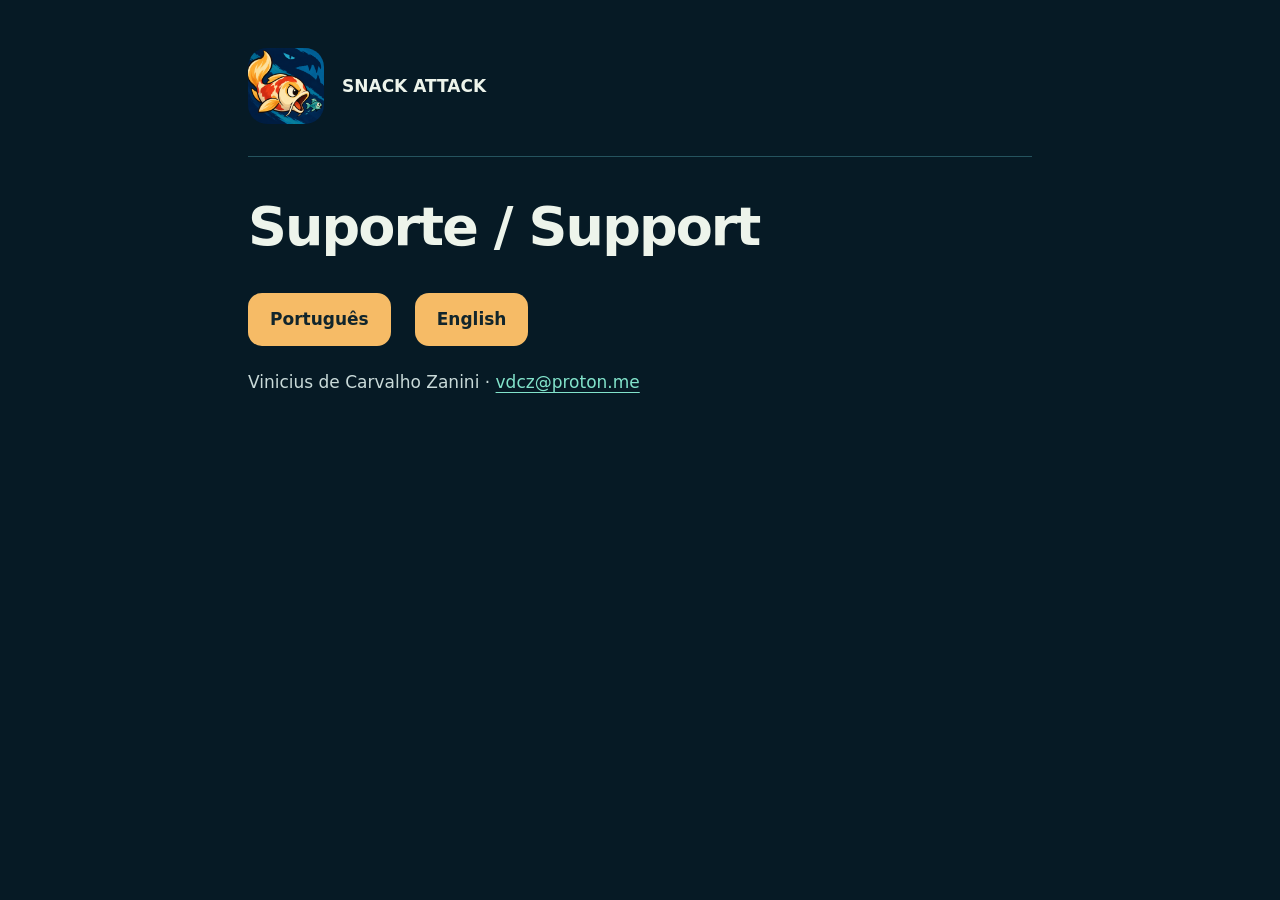
<file: index.html>
<!doctype html><html lang="pt-BR"><head><meta charset="utf-8"><meta name="viewport" content="width=device-width,initial-scale=1"><title>Snack Attack · Support</title><link rel="stylesheet" href="style.css"></head><body><main><header><img src="icon.png" alt="Snack Attack"><strong>SNACK ATTACK</strong></header><h1>Suporte / Support</h1><nav><a class="button" href="pt-BR/index.html">Português</a><a class="button" href="en-US/index.html">English</a></nav><p>Vinicius de Carvalho Zanini · <a href="mailto:vdcz@proton.me">vdcz@proton.me</a></p></main></body></html>
</file>
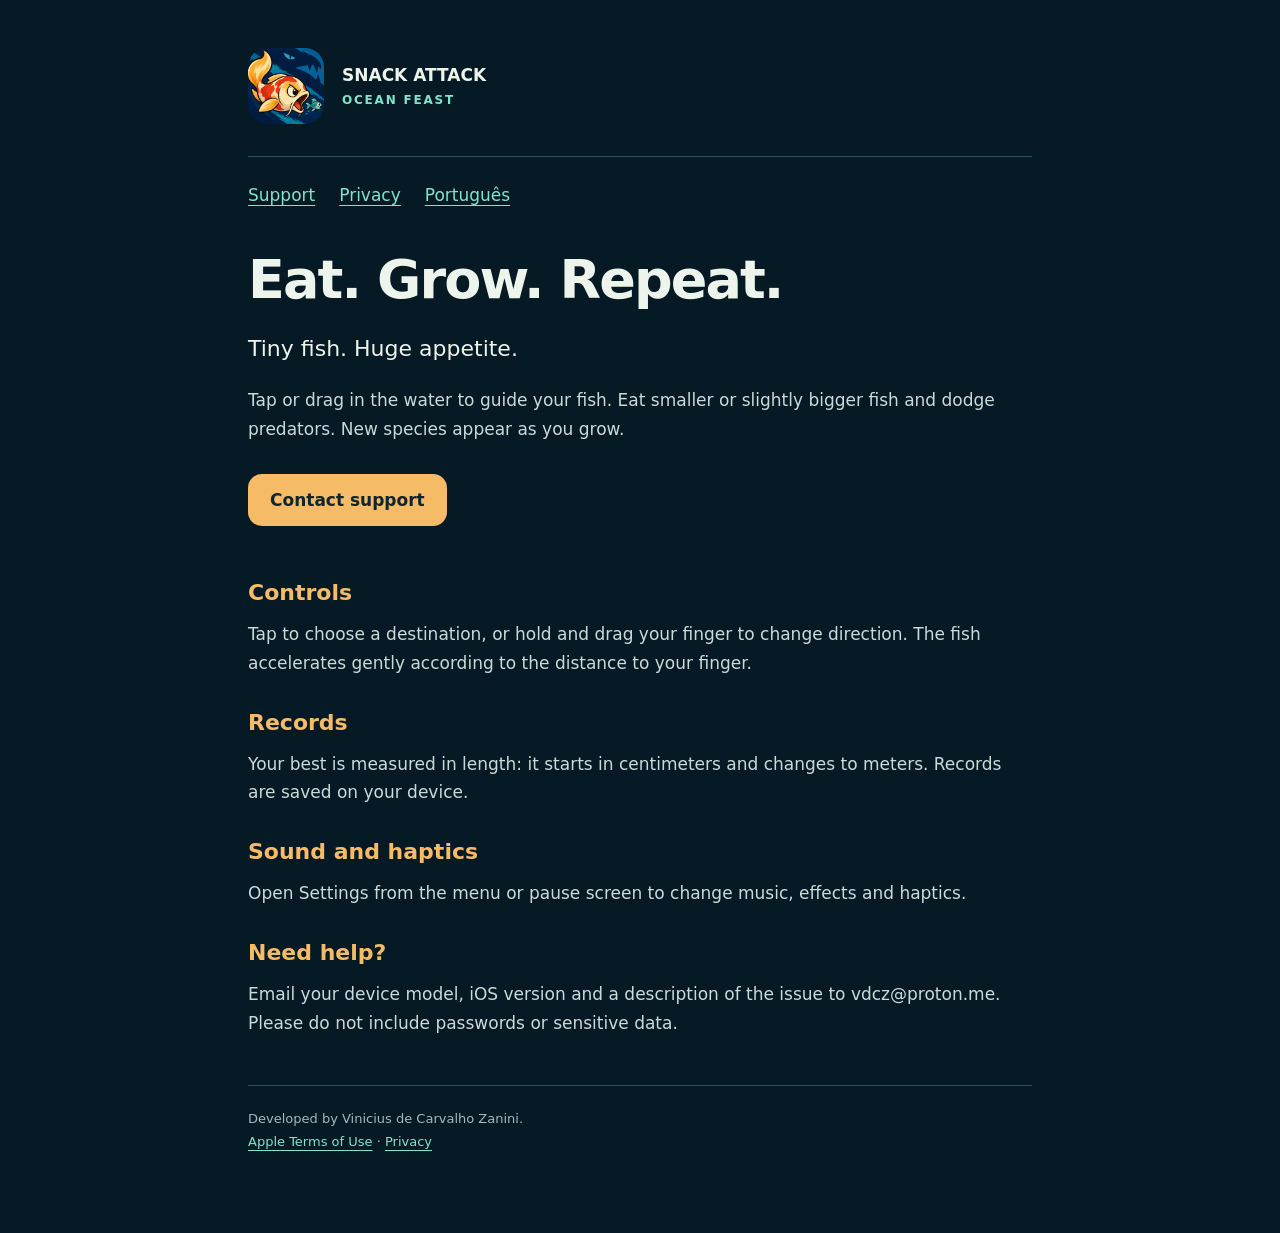
<file: en-US/index.html>
<!doctype html><html lang="en-US"><head><meta charset="utf-8"><meta name="viewport" content="width=device-width,initial-scale=1"><meta name="robots" content="index,follow"><title>Support · Snack Attack</title><link rel="stylesheet" href="../style.css"><link rel="icon" href="../icon.png"></head><body><main><header><img src="../icon.png" alt="Snack Attack"><div><strong>SNACK ATTACK</strong><div class="eyebrow">OCEAN FEAST</div></div></header><nav><a href="index.html">Support</a><a href="privacy.html">Privacy</a><a href="../pt-BR/index.html">Português</a></nav><h1>Eat. Grow. Repeat.</h1><p class="lead">Tiny fish. Huge appetite.</p><p>Tap or drag in the water to guide your fish. Eat smaller or slightly bigger fish and dodge predators. New species appear as you grow.</p><a class="button" href="mailto:vdcz@proton.me?subject=Snack%20Attack%20Support">Contact support</a><section><h2>Controls</h2><p>Tap to choose a destination, or hold and drag your finger to change direction. The fish accelerates gently according to the distance to your finger.</p></section><section><h2>Records</h2><p>Your best is measured in length: it starts in centimeters and changes to meters. Records are saved on your device.</p></section><section><h2>Sound and haptics</h2><p>Open Settings from the menu or pause screen to change music, effects and haptics.</p></section><section><h2>Need help?</h2><p>Email your device model, iOS version and a description of the issue to vdcz@proton.me. Please do not include passwords or sensitive data.</p></section><footer>Developed by Vinicius de Carvalho Zanini.<br><a href="https://www.apple.com/legal/internet-services/itunes/dev/stdeula/">Apple Terms of Use</a> · <a href="privacy.html">Privacy</a></footer></main></body></html>
</file>
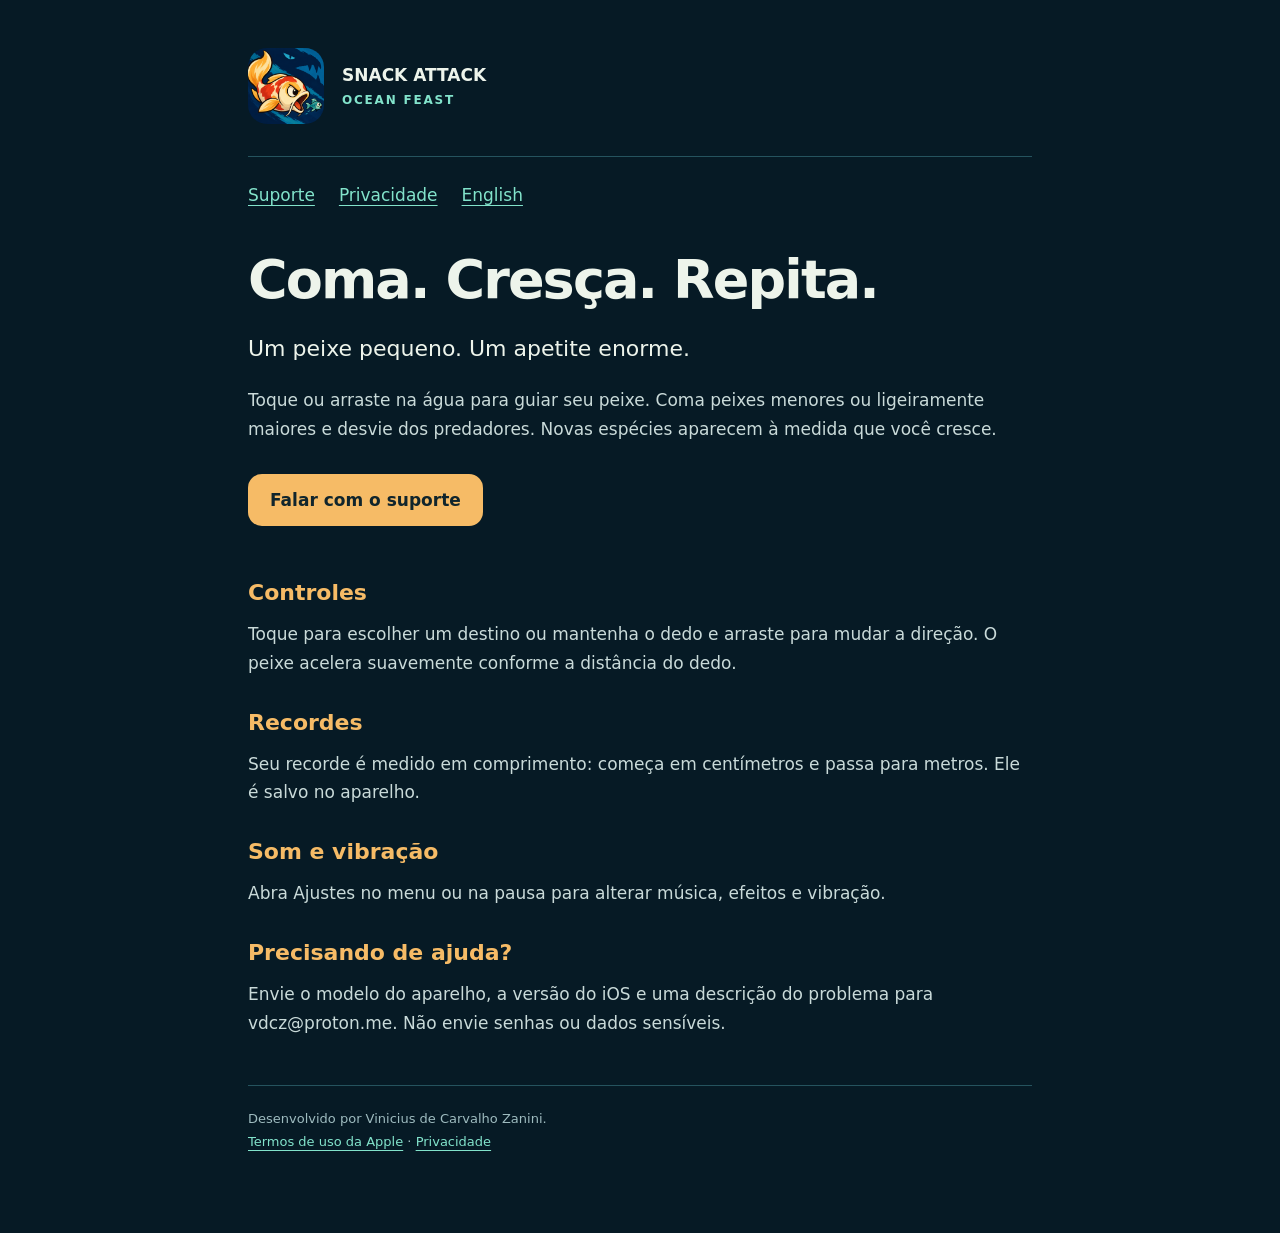
<file: pt-BR/index.html>
<!doctype html><html lang="pt-BR"><head><meta charset="utf-8"><meta name="viewport" content="width=device-width,initial-scale=1"><meta name="robots" content="index,follow"><title>Suporte · Snack Attack</title><link rel="stylesheet" href="../style.css"><link rel="icon" href="../icon.png"></head><body><main><header><img src="../icon.png" alt="Snack Attack"><div><strong>SNACK ATTACK</strong><div class="eyebrow">OCEAN FEAST</div></div></header><nav><a href="index.html">Suporte</a><a href="privacy.html">Privacidade</a><a href="../en-US/index.html">English</a></nav><h1>Coma. Cresça. Repita.</h1><p class="lead">Um peixe pequeno. Um apetite enorme.</p><p>Toque ou arraste na água para guiar seu peixe. Coma peixes menores ou ligeiramente maiores e desvie dos predadores. Novas espécies aparecem à medida que você cresce.</p><a class="button" href="mailto:vdcz@proton.me?subject=Snack%20Attack%20Support">Falar com o suporte</a><section><h2>Controles</h2><p>Toque para escolher um destino ou mantenha o dedo e arraste para mudar a direção. O peixe acelera suavemente conforme a distância do dedo.</p></section><section><h2>Recordes</h2><p>Seu recorde é medido em comprimento: começa em centímetros e passa para metros. Ele é salvo no aparelho.</p></section><section><h2>Som e vibração</h2><p>Abra Ajustes no menu ou na pausa para alterar música, efeitos e vibração.</p></section><section><h2>Precisando de ajuda?</h2><p>Envie o modelo do aparelho, a versão do iOS e uma descrição do problema para vdcz@proton.me. Não envie senhas ou dados sensíveis.</p></section><footer>Desenvolvido por Vinicius de Carvalho Zanini.<br><a href="https://www.apple.com/legal/internet-services/itunes/dev/stdeula/">Termos de uso da Apple</a> · <a href="privacy.html">Privacidade</a></footer></main></body></html>
</file>
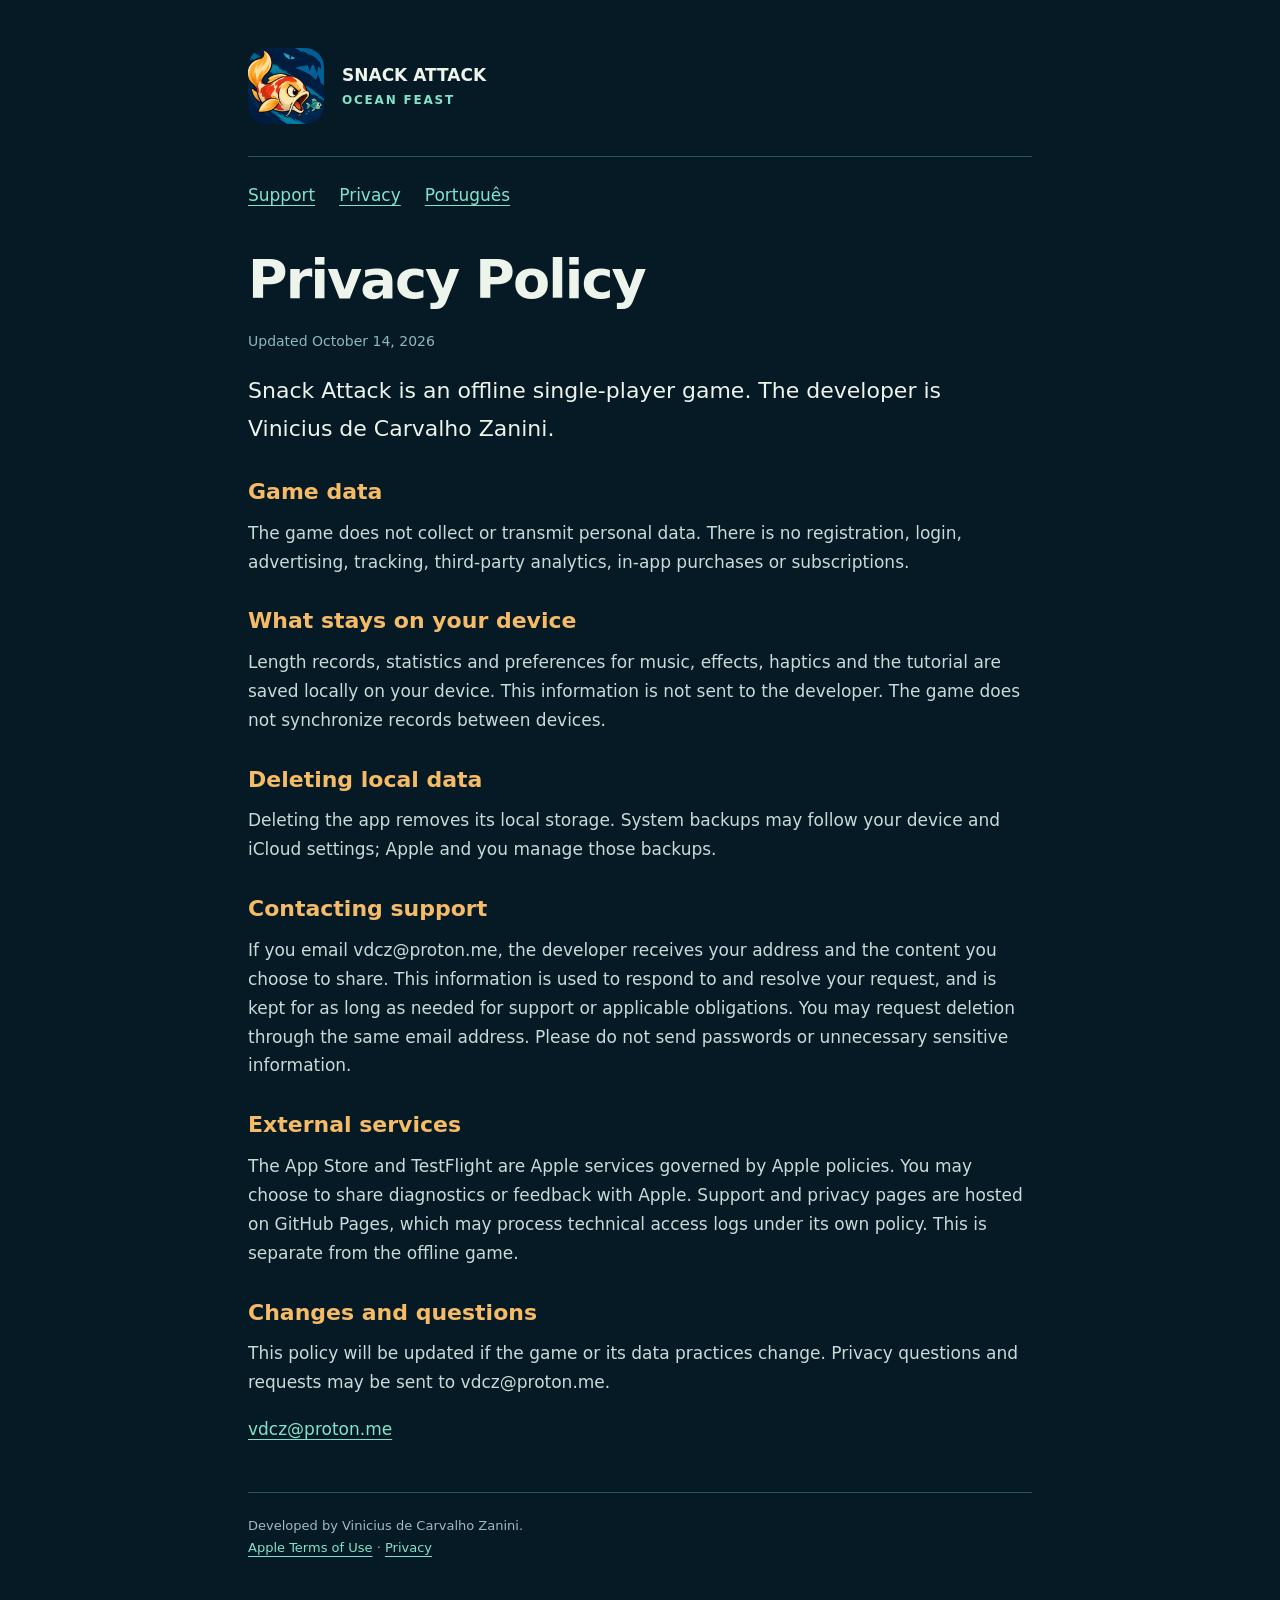
<file: en-US/privacy.html>
<!doctype html><html lang="en-US"><head><meta charset="utf-8"><meta name="viewport" content="width=device-width,initial-scale=1"><meta name="robots" content="index,follow"><title>Privacy Policy · Snack Attack</title><link rel="stylesheet" href="../style.css"><link rel="icon" href="../icon.png"></head><body><main><header><img src="../icon.png" alt="Snack Attack"><div><strong>SNACK ATTACK</strong><div class="eyebrow">OCEAN FEAST</div></div></header><nav><a href="index.html">Support</a><a href="privacy.html">Privacy</a><a href="../pt-BR/privacy.html">Português</a></nav><h1>Privacy Policy</h1><p class="updated">Updated October 14, 2026</p><p class="lead">Snack Attack is an offline single-player game. The developer is Vinicius de Carvalho Zanini.</p><section><h2>Game data</h2><p>The game does not collect or transmit personal data. There is no registration, login, advertising, tracking, third-party analytics, in-app purchases or subscriptions.</p></section><section><h2>What stays on your device</h2><p>Length records, statistics and preferences for music, effects, haptics and the tutorial are saved locally on your device. This information is not sent to the developer. The game does not synchronize records between devices.</p></section><section><h2>Deleting local data</h2><p>Deleting the app removes its local storage. System backups may follow your device and iCloud settings; Apple and you manage those backups.</p></section><section><h2>Contacting support</h2><p>If you email vdcz@proton.me, the developer receives your address and the content you choose to share. This information is used to respond to and resolve your request, and is kept for as long as needed for support or applicable obligations. You may request deletion through the same email address. Please do not send passwords or unnecessary sensitive information.</p></section><section><h2>External services</h2><p>The App Store and TestFlight are Apple services governed by Apple policies. You may choose to share diagnostics or feedback with Apple. Support and privacy pages are hosted on GitHub Pages, which may process technical access logs under its own policy. This is separate from the offline game.</p></section><section><h2>Changes and questions</h2><p>This policy will be updated if the game or its data practices change. Privacy questions and requests may be sent to vdcz@proton.me.</p></section><p><a href="mailto:vdcz@proton.me">vdcz@proton.me</a></p><footer>Developed by Vinicius de Carvalho Zanini.<br><a href="https://www.apple.com/legal/internet-services/itunes/dev/stdeula/">Apple Terms of Use</a> · <a href="privacy.html">Privacy</a></footer></main></body></html>
</file>
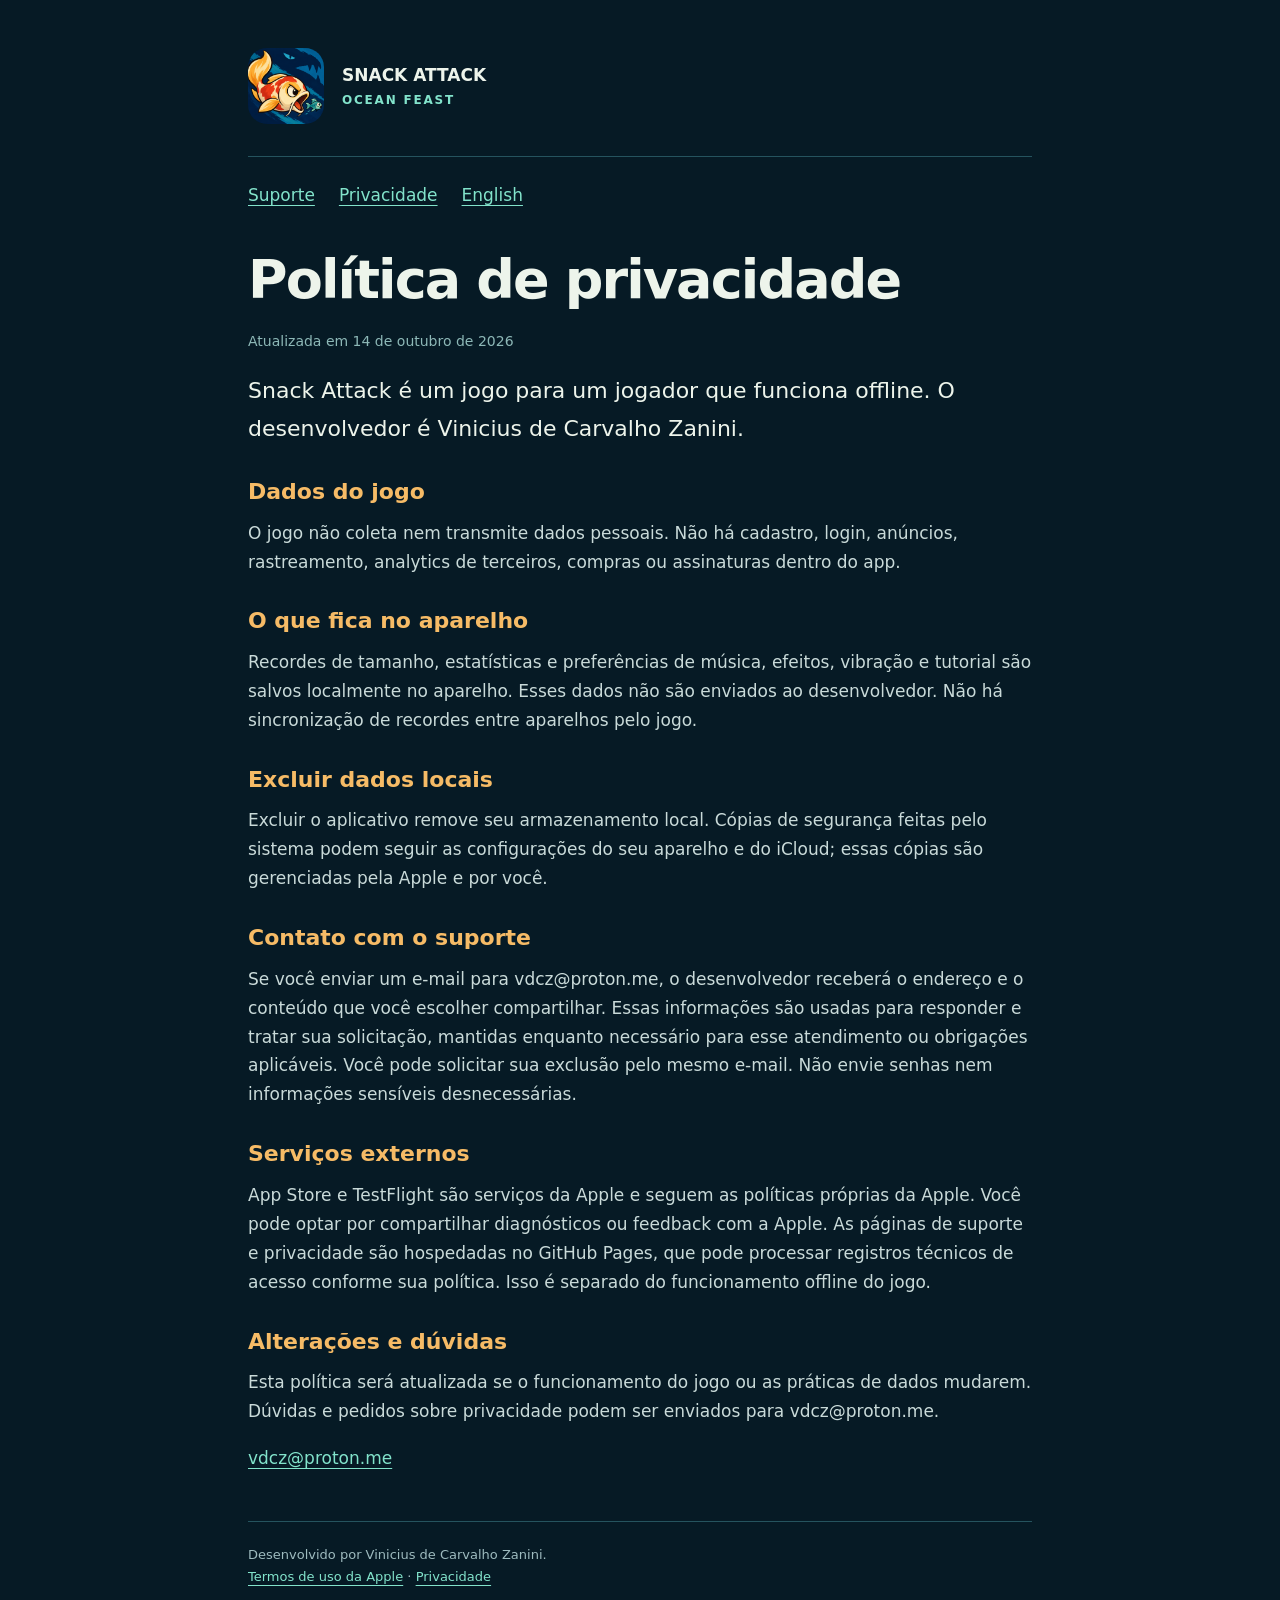
<file: pt-BR/privacy.html>
<!doctype html><html lang="pt-BR"><head><meta charset="utf-8"><meta name="viewport" content="width=device-width,initial-scale=1"><meta name="robots" content="index,follow"><title>Política de privacidade · Snack Attack</title><link rel="stylesheet" href="../style.css"><link rel="icon" href="../icon.png"></head><body><main><header><img src="../icon.png" alt="Snack Attack"><div><strong>SNACK ATTACK</strong><div class="eyebrow">OCEAN FEAST</div></div></header><nav><a href="index.html">Suporte</a><a href="privacy.html">Privacidade</a><a href="../en-US/privacy.html">English</a></nav><h1>Política de privacidade</h1><p class="updated">Atualizada em 14 de outubro de 2026</p><p class="lead">Snack Attack é um jogo para um jogador que funciona offline. O desenvolvedor é Vinicius de Carvalho Zanini.</p><section><h2>Dados do jogo</h2><p>O jogo não coleta nem transmite dados pessoais. Não há cadastro, login, anúncios, rastreamento, analytics de terceiros, compras ou assinaturas dentro do app.</p></section><section><h2>O que fica no aparelho</h2><p>Recordes de tamanho, estatísticas e preferências de música, efeitos, vibração e tutorial são salvos localmente no aparelho. Esses dados não são enviados ao desenvolvedor. Não há sincronização de recordes entre aparelhos pelo jogo.</p></section><section><h2>Excluir dados locais</h2><p>Excluir o aplicativo remove seu armazenamento local. Cópias de segurança feitas pelo sistema podem seguir as configurações do seu aparelho e do iCloud; essas cópias são gerenciadas pela Apple e por você.</p></section><section><h2>Contato com o suporte</h2><p>Se você enviar um e-mail para vdcz@proton.me, o desenvolvedor receberá o endereço e o conteúdo que você escolher compartilhar. Essas informações são usadas para responder e tratar sua solicitação, mantidas enquanto necessário para esse atendimento ou obrigações aplicáveis. Você pode solicitar sua exclusão pelo mesmo e-mail. Não envie senhas nem informações sensíveis desnecessárias.</p></section><section><h2>Serviços externos</h2><p>App Store e TestFlight são serviços da Apple e seguem as políticas próprias da Apple. Você pode optar por compartilhar diagnósticos ou feedback com a Apple. As páginas de suporte e privacidade são hospedadas no GitHub Pages, que pode processar registros técnicos de acesso conforme sua política. Isso é separado do funcionamento offline do jogo.</p></section><section><h2>Alterações e dúvidas</h2><p>Esta política será atualizada se o funcionamento do jogo ou as práticas de dados mudarem. Dúvidas e pedidos sobre privacidade podem ser enviados para vdcz@proton.me.</p></section><p><a href="mailto:vdcz@proton.me">vdcz@proton.me</a></p><footer>Desenvolvido por Vinicius de Carvalho Zanini.<br><a href="https://www.apple.com/legal/internet-services/itunes/dev/stdeula/">Termos de uso da Apple</a> · <a href="privacy.html">Privacidade</a></footer></main></body></html>
</file>
<file: style.css>
*{box-sizing:border-box}html{color-scheme:dark}body{margin:0;background:#061a25;color:#edf4eb;font:17px/1.7 ui-sans-serif,system-ui,-apple-system,BlinkMacSystemFont,sans-serif}main{max-width:840px;margin:auto;padding:48px 28px 80px}header{display:flex;align-items:center;gap:18px;padding-bottom:32px;border-bottom:1px solid #25535e}header img{width:76px;height:76px;border-radius:19px}a{color:#82e3cb;text-decoration-thickness:1px;text-underline-offset:4px}nav{display:flex;flex-wrap:wrap;gap:24px;margin-top:24px}h1{font-size:clamp(32px,6vw,54px);line-height:1.12;margin:40px 0 20px;letter-spacing:-.035em}h2{font-size:22px;line-height:1.35;color:#f6bb66;margin:30px 0 12px}p{margin:0 0 18px;color:#c9dad9}.eyebrow{letter-spacing:.15em;font-size:12px;font-weight:750;color:#82e3cb}.lead{font-size:22px;color:#edf4eb}.button{display:inline-block;background:#f6bb66;color:#11252c;padding:12px 22px;border-radius:14px;font-weight:700;text-decoration:none;margin:12px 0 22px}footer{border-top:1px solid #25535e;margin-top:48px;padding-top:22px;font-size:13px;color:#9ebbbf}.updated{font-size:14px;color:#8db8b7}@media(max-width:480px){main{padding:28px 22px 52px}header img{width:60px;height:60px}h1{margin-top:30px}}
</file>
